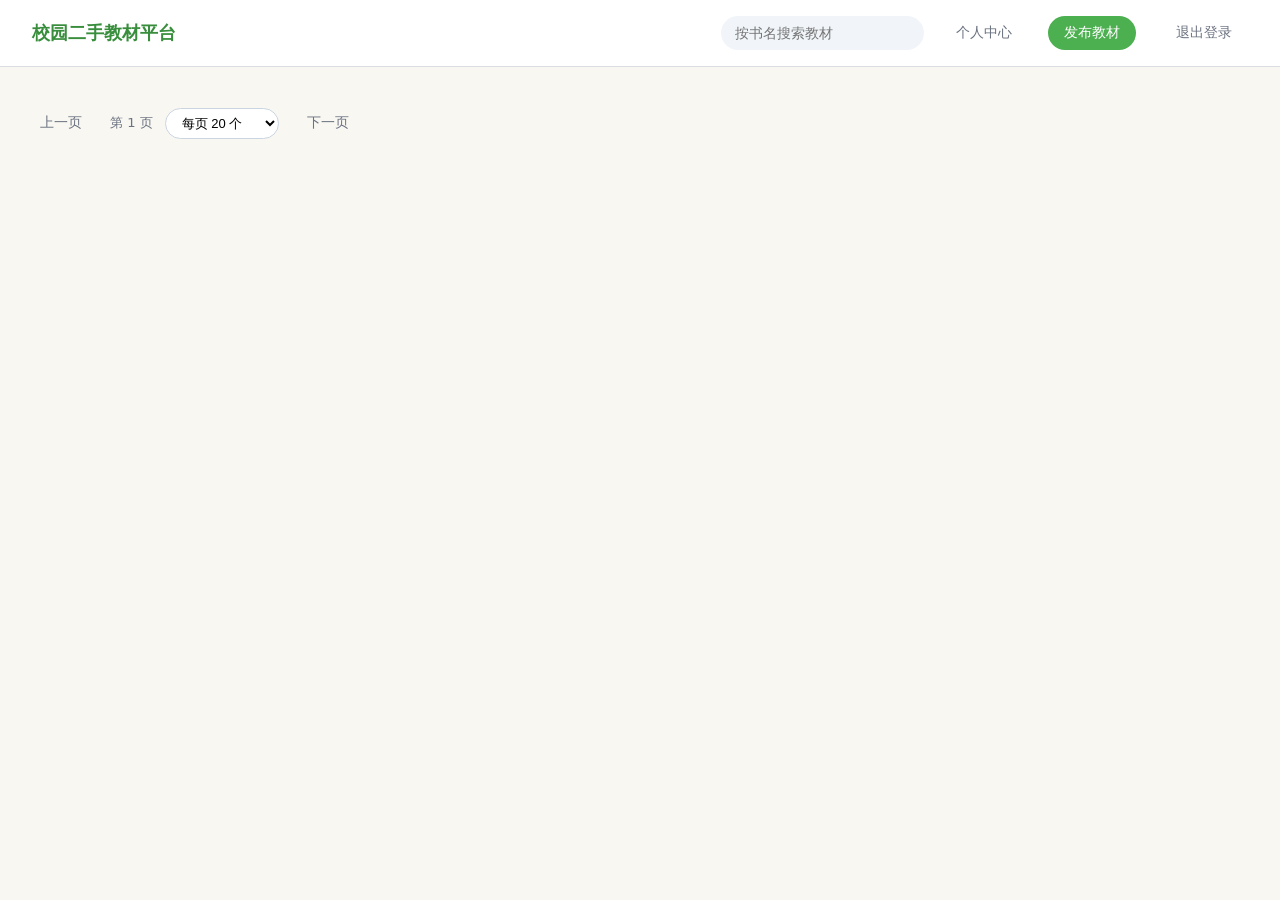
<file: web/index.html>
<!doctype html>
<html lang="zh-CN">
<head>
  <meta charset="UTF-8">
  <title>教材列表 - 校园二手教材平台</title>
  <meta name="viewport" content="width=device-width,initial-scale=1">
  <link rel="stylesheet" href="assets/styles.css">
</head>
<body>
<div class="app-shell">
  <header class="app-header">
    <div class="app-logo">校园二手教材平台</div>
    <div class="app-header-right">
      <div class="search-box">
        <input id="searchInput" placeholder="按书名搜索教材">
      </div>
      <button class="btn btn-ghost" style="margin-right:4px;" onclick="location.href='profile.html'">个人中心</button>
      <button class="btn btn-primary" style="margin-right:8px;" onclick="location.href='publish.html'">发布教材</button>
      <button class="btn btn-ghost" onclick="location.href='login.html'">退出登录</button>
    </div>
  </header>
  <main class="app-main home-main">
    <section id="homeAnnouncementSection" class="home-announcement-section" aria-label="平台公告" style="display:none;">
      <div class="home-announcement-head">
        <div class="home-announcement-head-left">
          <span class="home-announcement-icon" aria-hidden="true">📢</span>
          <h2 class="home-announcement-title">平台公告</h2>
        </div>
        <button type="button" id="homeAnnouncementToggle" class="btn btn-ghost home-announcement-toggle"
          style="display:none;" aria-expanded="false" aria-controls="homeAnnouncementList">
          展开全部
        </button>
      </div>
      <div id="homeAnnouncementList" class="home-announcement-list"></div>
    </section>
    <div class="card-grid" id="bookGrid"></div>
    <div id="pager" class="pager-bar">
      <button class="btn btn-ghost" id="btnPrev">上一页</button>
      <span id="pagerInfo" style="font-size:13px;color:#6b7280;">第 1 页</span>
      <select id="pageSizeSelect" style="padding:6px 12px;border-radius:999px;border:1px solid #cbd5e1;background:#ffffff;font-size:13px;">
        <option value="20">每页 20 个</option>
        <option value="50">每页 50 个</option>
        <option value="100">每页 100 个</option>
      </select>
      <button class="btn btn-ghost" id="btnNext">下一页</button>
    </div>
  </main>
</div>
<script src="assets/app.js?v=4"></script>
</body>
</html>
</file>
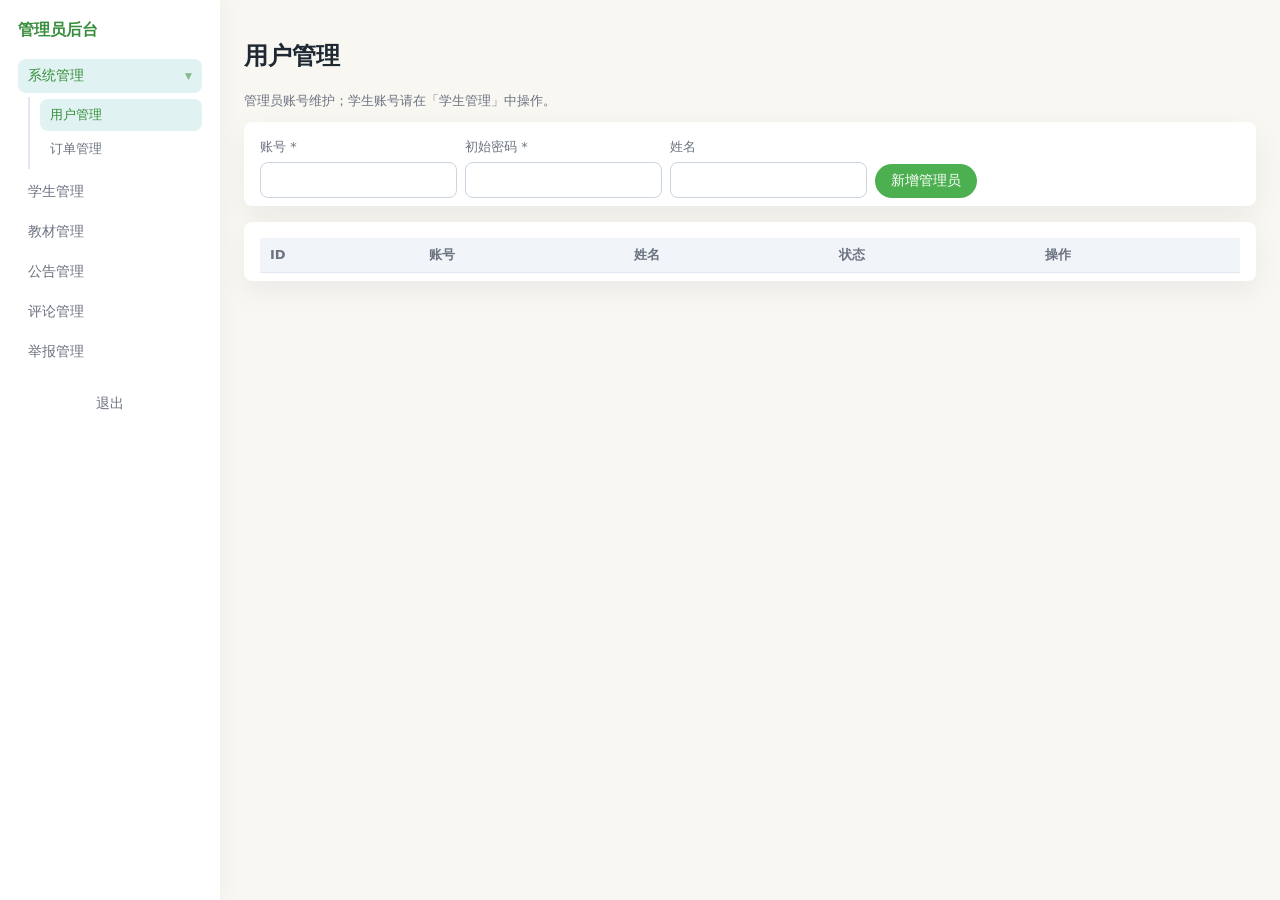
<file: web/admin.html>
<!doctype html>
<html lang="zh-CN">
<head>
  <meta charset="UTF-8">
  <title>管理员后台 - 校园二手教材平台</title>
  <meta name="viewport" content="width=device-width,initial-scale=1">
  <link rel="stylesheet" href="assets/styles.css">
</head>
<body>
<div class="admin-layout">
  <aside class="admin-sidebar">
    <div class="admin-sidebar-title">管理员后台</div>
    <nav class="admin-nav">
      <div class="admin-nav-expandable open" id="adminNavSystemWrap">
        <button type="button" class="admin-nav-toggle" id="btnSystemManageToggle" aria-expanded="true" aria-controls="adminNavSystemChildren" onclick="toggleAdminSystemNav(event)">
          <span>系统管理</span>
          <span class="admin-nav-chevron" aria-hidden="true">▼</span>
        </button>
        <div class="admin-nav-children" id="adminNavSystemChildren" role="group" aria-label="系统管理子菜单">
          <button type="button" id="tabSystemUsers" class="active" onclick="switchAdminTab('system-users')">用户管理</button>
          <button type="button" id="tabSystemOrders" onclick="switchAdminTab('system-orders')">订单管理</button>
        </div>
      </div>
      <button id="tabStudents" onclick="switchAdminTab('students')">学生管理</button>
      <button id="tabBooks" onclick="switchAdminTab('books')">教材管理</button>
      <button id="tabAnnouncements" onclick="switchAdminTab('announcements')">公告管理</button>
      <button id="tabComments" onclick="switchAdminTab('comments')">评论管理</button>
      <button id="tabReports" onclick="switchAdminTab('reports')">举报管理</button>
    </nav>
    <button class="btn btn-ghost" onclick="location.href='login.html'">退出</button>
  </aside>
  <main class="admin-content">
    <section id="panelUsers">
      <h2>用户管理</h2>
      <p style="font-size:13px;color:#6b7280;margin:0 0 12px;">管理员账号维护；学生账号请在「学生管理」中操作。</p>
      <div class="table-wrapper" style="margin-bottom:16px;">
        <form id="adminCreateUserForm">
          <div style="display:flex;flex-wrap:wrap;gap:8px;align-items:flex-end;">
            <div class="form-field" style="min-width:140px;margin-bottom:0;">
              <label for="newUsername">账号 *</label>
              <input id="newUsername" name="username" required>
            </div>
            <div class="form-field" style="min-width:140px;margin-bottom:0;">
              <label for="newPassword">初始密码 *</label>
              <input id="newPassword" name="password" required>
            </div>
            <div class="form-field" style="min-width:140px;margin-bottom:0;">
              <label for="newRealName">姓名</label>
              <input id="newRealName" name="realName">
            </div>
            <button type="submit" class="btn btn-primary">新增管理员</button>
            <span id="adminCreateUserMsg" style="font-size:12px;color:#6b7280;margin-left:8px;"></span>
          </div>
        </form>
      </div>
      <div class="table-wrapper">
        <table>
          <thead>
          <tr>
            <th>ID</th>
            <th>账号</th>
            <th>姓名</th>
            <th>状态</th>
            <th>操作</th>
          </tr>
          </thead>
          <tbody id="adminUserTbody">
          </tbody>
        </table>
      </div>
    </section>
    <section id="panelSystemOrders" style="display:none;">
      <h2>订单管理</h2>
      <p style="font-size:13px;color:#6b7280;margin:0 0 12px;">出售类订单列表（演示环境：状态为已付款模拟）。</p>
      <div class="table-wrapper">
        <table>
          <thead>
          <tr>
            <th>订单ID</th>
            <th>教材</th>
            <th>金额</th>
            <th>卖家</th>
            <th>买家</th>
            <th>状态</th>
            <th>下单时间</th>
          </tr>
          </thead>
          <tbody id="adminOrderTbody">
          </tbody>
        </table>
      </div>
    </section>
    <section id="panelStudents" style="display:none;">
      <h2>学生管理</h2>
      <div class="table-wrapper" style="margin-bottom:16px;">
        <form id="adminCreateStudentForm">
          <div style="display:flex;flex-wrap:wrap;gap:8px;align-items:flex-end;">
            <div class="form-field" style="min-width:140px;margin-bottom:0;">
              <label for="stuUsername">账号 *</label>
              <input id="stuUsername" name="username" required>
            </div>
            <div class="form-field" style="min-width:140px;margin-bottom:0;">
              <label for="stuPassword">初始密码 *</label>
              <input id="stuPassword" name="password" required>
            </div>
            <div class="form-field" style="min-width:120px;margin-bottom:0;">
              <label for="stuRealName">姓名</label>
              <input id="stuRealName" name="realName">
            </div>
            <div class="form-field" style="min-width:120px;margin-bottom:0;">
              <label for="stuPhone">手机</label>
              <input id="stuPhone" name="phone">
            </div>
            <div class="form-field" style="min-width:120px;margin-bottom:0;">
              <label for="stuCollege">学院</label>
              <input id="stuCollege" name="college">
            </div>
            <div class="form-field" style="min-width:120px;margin-bottom:0;">
              <label for="stuMajor">专业</label>
              <input id="stuMajor" name="major">
            </div>
            <div class="form-field" style="min-width:100px;margin-bottom:0;">
              <label for="stuClassName">班级</label>
              <input id="stuClassName" name="className">
            </div>
            <button type="submit" class="btn btn-primary">新增学生</button>
            <span id="adminCreateStudentMsg" style="font-size:12px;color:#6b7280;margin-left:8px;"></span>
          </div>
        </form>
      </div>
      <div class="table-wrapper">
        <table>
          <thead>
          <tr>
            <th>ID</th>
            <th>账号</th>
            <th>姓名</th>
            <th>手机</th>
            <th>学院</th>
            <th>专业</th>
            <th>班级</th>
            <th>状态</th>
            <th>操作</th>
          </tr>
          </thead>
          <tbody id="adminStudentTbody">
          </tbody>
        </table>
      </div>
    </section>
    <section id="panelBooks" style="display:none;">
      <h2>教材管理</h2>
      <div class="table-wrapper">
        <table>
          <thead>
          <tr>
            <th>ID</th>
            <th>书名</th>
            <th>流转类型</th>
            <th>价格</th>
            <th>状态</th>
            <th>操作</th>
          </tr>
          </thead>
          <tbody id="adminBookTbody">
          </tbody>
        </table>
      </div>
    </section>
    <section id="panelAnnouncements" style="display:none;">
      <h2>公告管理</h2>
      <p style="font-size:13px;color:#6b7280;margin:0 0 12px;">启用状态的公告将按排序数字从小到大展示在首页；数字相同则新发布的靠后。</p>
      <div class="table-wrapper" style="margin-bottom:16px;">
        <form id="adminAnnouncementForm">
          <input type="hidden" id="adminAnnouncementId" name="id" value="">
          <div style="display:flex;flex-direction:column;gap:10px;max-width:640px;">
            <div class="form-field" style="margin-bottom:0;">
              <label for="annTitle">标题 *</label>
              <input id="annTitle" name="title" required maxlength="200">
            </div>
            <div class="form-field" style="margin-bottom:0;">
              <label for="annContent">正文</label>
              <textarea id="annContent" name="content" rows="4" style="width:100%;min-height:88px;padding:8px 10px;border-radius:8px;border:1px solid #cbd5e1;font-family:inherit;font-size:14px;"></textarea>
            </div>
            <div style="display:flex;flex-wrap:wrap;gap:16px;align-items:center;">
              <label style="display:flex;align-items:center;gap:8px;font-size:14px;cursor:pointer;">
                <input type="checkbox" id="annEnabled" name="enabled" checked>
                在首页展示
              </label>
              <div class="form-field" style="margin-bottom:0;min-width:120px;">
                <label for="annSort">排序（越小越靠前）</label>
                <input id="annSort" name="sortOrder" type="number" value="0" style="width:100%;">
              </div>
            </div>
            <div style="display:flex;flex-wrap:wrap;gap:8px;align-items:center;">
              <button type="submit" class="btn btn-primary" id="adminAnnouncementSubmit">发布公告</button>
              <button type="button" class="btn btn-ghost" id="adminAnnouncementReset">清空</button>
              <span id="adminAnnouncementMsg" style="font-size:12px;color:#6b7280;"></span>
            </div>
          </div>
        </form>
      </div>
      <div class="table-wrapper">
        <table>
          <thead>
          <tr>
            <th>ID</th>
            <th>标题</th>
            <th>排序</th>
            <th>展示</th>
            <th>更新时间</th>
            <th>操作</th>
          </tr>
          </thead>
          <tbody id="adminAnnouncementTbody">
          </tbody>
        </table>
      </div>
    </section>
    <section id="panelComments" style="display:none;">
      <h2>评论管理</h2>
      <p style="font-size:13px;color:#6b7280;margin:0 0 12px;">可隐藏不当评论或删除；隐藏后前台不再展示。</p>
      <div class="table-wrapper">
        <table>
          <thead>
          <tr>
            <th>ID</th>
            <th>教材</th>
            <th>用户</th>
            <th>层级</th>
            <th>内容摘要</th>
            <th>状态</th>
            <th>时间</th>
            <th>操作</th>
          </tr>
          </thead>
          <tbody id="adminCommentTbody">
          </tbody>
        </table>
      </div>
    </section>
    <section id="panelReports" style="display:none;">
      <h2>举报管理</h2>
      <p style="font-size:13px;color:#6b7280;margin:0 0 12px;">处理举报时可填写备注；驳回表示经核实不成立。</p>
      <div class="table-wrapper">
        <table>
          <thead>
          <tr>
            <th>ID</th>
            <th>教材</th>
            <th>举报人</th>
            <th>类型</th>
            <th>说明</th>
            <th>状态</th>
            <th>备注</th>
            <th>时间</th>
            <th>操作</th>
          </tr>
          </thead>
          <tbody id="adminReportTbody">
          </tbody>
        </table>
      </div>
    </section>
  </main>
</div>
<script src="assets/app.js"></script>
</body>
</html>
</file>
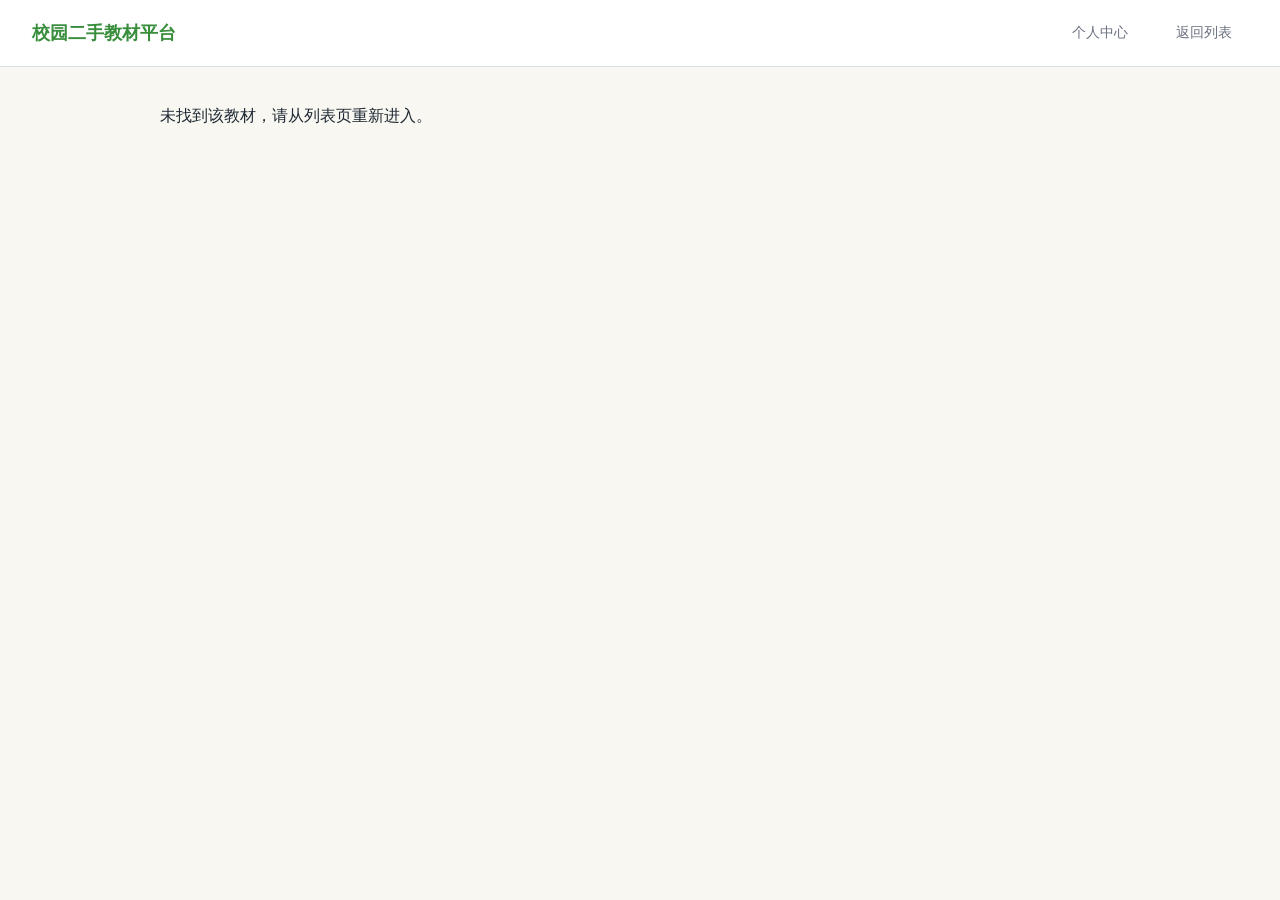
<file: web/detail.html>
<!doctype html>
<html lang="zh-CN">
<head>
  <meta charset="UTF-8">
  <title>教材详情 - 校园二手教材平台</title>
  <meta name="viewport" content="width=device-width,initial-scale=1">
  <link rel="stylesheet" href="assets/styles.css">
</head>
<body>
<div class="app-shell">
  <header class="app-header">
    <div class="app-logo" onclick="location.href='index.html'" style="cursor:pointer;">校园二手教材平台</div>
    <div class="app-header-right">
      <button class="btn btn-ghost" onclick="location.href='profile.html'">个人中心</button>
      <button class="btn btn-ghost" onclick="location.href='index.html'">返回列表</button>
    </div>
  </header>
  <main class="app-main">
    <div class="detail-layout" id="detailRoot">
      <div class="detail-left">
        <img id="detailCover" class="detail-cover" src="https://via.placeholder.com/360x220?text=Loading..." alt="封面">
      </div>
      <div class="detail-right">
        <h1 id="detailTitle" class="detail-title">加载中...</h1>
        <div id="detailMeta" class="detail-meta"></div>
        <div id="detailPrice" class="detail-price"></div>
        <div id="detailExtra" class="detail-extra"></div>
        <div id="detailContact" class="detail-extra"></div>
        <div id="buySaleWrap" style="display:none;margin-bottom:12px;">
          <div class="detail-desc-title" style="margin-bottom:8px;">交易</div>
          <button type="button" id="btnBuySale" class="btn btn-primary">立即购买</button>
          <p id="buySaleOwnerNote" class="detail-hint" style="display:none;"></p>
          <p id="buySaleHint" class="detail-hint"></p>
        </div>
        <div style="margin-bottom:12px;display:flex;gap:8px;flex-wrap:wrap;">
          <button id="btnEdit" class="btn btn-primary" style="display:none;">编辑信息</button>
          <button id="btnMarkSold" class="btn btn-ghost" style="display:none;">标记为已售出</button>
          <button id="btnMarkBorrowed" class="btn btn-ghost" style="display:none;">标记为已出借</button>
          <button id="btnMarkOff" class="btn btn-ghost" style="display:none;">下架（不再展示）</button>
          <button id="btnDelete" class="btn btn-danger" style="display:none;">彻底删除</button>
        </div>
        <div class="detail-desc-block">
          <div class="detail-desc-title">教材说明</div>
          <p id="detailDesc" class="detail-desc"></p>
        </div>
        <div id="editPanel" class="detail-desc-block" style="display:none;margin-top:14px;">
          <div class="detail-desc-title">编辑教材信息</div>
          <form id="editBookForm">
            <div class="form-field">
              <label for="editTitle">书名</label>
              <input id="editTitle" name="title" required>
            </div>
            <div class="form-field">
              <label for="editAuthor">作者</label>
              <input id="editAuthor" name="author">
            </div>
            <div class="form-field">
              <label for="editPublisher">出版社</label>
              <input id="editPublisher" name="publisher">
            </div>
            <div class="form-field">
              <label for="editPublishYear">出版年份/版次</label>
              <input id="editPublishYear" name="publishYear">
            </div>
            <div class="form-field">
              <label for="editCourseName">适用课程</label>
              <input id="editCourseName" name="courseName">
            </div>
            <div class="form-field">
              <label for="editConditionLevel">新旧程度</label>
              <input id="editConditionLevel" name="conditionLevel">
            </div>
            <div class="form-field">
              <label for="editTransferType">流转类型</label>
              <select id="editTransferType" name="transferType">
                <option value="SALE">出售</option>
                <option value="FREE">免费赠送</option>
                <option value="BORROW">只借不卖</option>
              </select>
            </div>
            <div class="form-field">
              <label for="editPrice">价格（元，仅出售时填写）</label>
              <input id="editPrice" name="price" type="number" step="0.01" min="0">
            </div>
            <div class="form-field">
              <label for="editCoverFile">上传封面（可选）</label>
              <input id="editCoverFile" name="coverFile" type="file" accept="image/*">
            </div>
            <div class="form-field">
              <label for="editDescription">描述说明</label>
              <textarea id="editDescription" name="description" rows="3" style="width:100%;padding:9px 10px;border-radius:8px;border:1px solid #cbd5e1;"></textarea>
            </div>
            <button type="submit" class="btn btn-primary">保存修改</button>
            <span id="editBookMsg" class="profile-msg"></span>
          </form>
        </div>
      </div>
    </div>
    <section id="detailBottomSection" class="detail-bottom-wrap" style="display:none;">
      <div class="detail-bottom-card">
        <div class="detail-desc-title">评论</div>
        <p id="commentLoginHint" class="detail-hint" style="margin-top:0;"></p>
        <div id="commentList" class="comment-list"></div>
        <div id="commentComposer" class="comment-composer">
          <p id="commentReplyHint" class="comment-reply-hint" style="display:none;"></p>
          <textarea id="commentInput" class="comment-input" rows="3" maxlength="2000" placeholder="文明发言，友好交流…"></textarea>
          <div class="comment-composer-actions">
            <button type="button" id="commentCancelReply" class="btn btn-ghost" style="display:none;padding:6px 12px;font-size:13px;">取消回复</button>
            <button type="button" id="commentSubmit" class="btn btn-primary" style="padding:6px 14px;font-size:13px;">发表评论</button>
            <span id="commentMsg" class="profile-msg"></span>
          </div>
        </div>
      </div>
      <div class="detail-bottom-card">
        <div class="detail-desc-title">举报</div>
        <p class="detail-hint" style="margin-top:0;">如发现虚假信息、垃圾广告或不当内容，可提交举报，管理员将处理。</p>
        <p id="reportLoginHint" class="detail-hint"></p>
        <div id="reportFormWrap" class="report-form">
          <div class="form-field" style="margin-bottom:10px;">
            <label for="reportReason">举报类型</label>
            <select id="reportReason" style="width:100%;max-width:320px;padding:8px 10px;border-radius:8px;border:1px solid #cbd5e1;">
              <option value="FAKE_INFO">虚假信息</option>
              <option value="SPAM">垃圾或广告</option>
              <option value="INAPPROPRIATE">不当内容</option>
              <option value="OTHER">其他</option>
            </select>
          </div>
          <div class="form-field" style="margin-bottom:10px;">
            <label for="reportDetail">补充说明（选填）</label>
            <textarea id="reportDetail" rows="2" maxlength="1000" style="width:100%;padding:9px 10px;border-radius:8px;border:1px solid #cbd5e1;" placeholder="可简要说明情况"></textarea>
          </div>
          <button type="button" id="reportSubmit" class="btn btn-ghost" style="border-color:#fca5a5;color:#b91c1c;">提交举报</button>
          <span id="reportMsg" class="profile-msg"></span>
        </div>
      </div>
    </section>
  </main>
</div>
<script src="assets/app.js?v=5"></script>
</body>
</html>
</file>
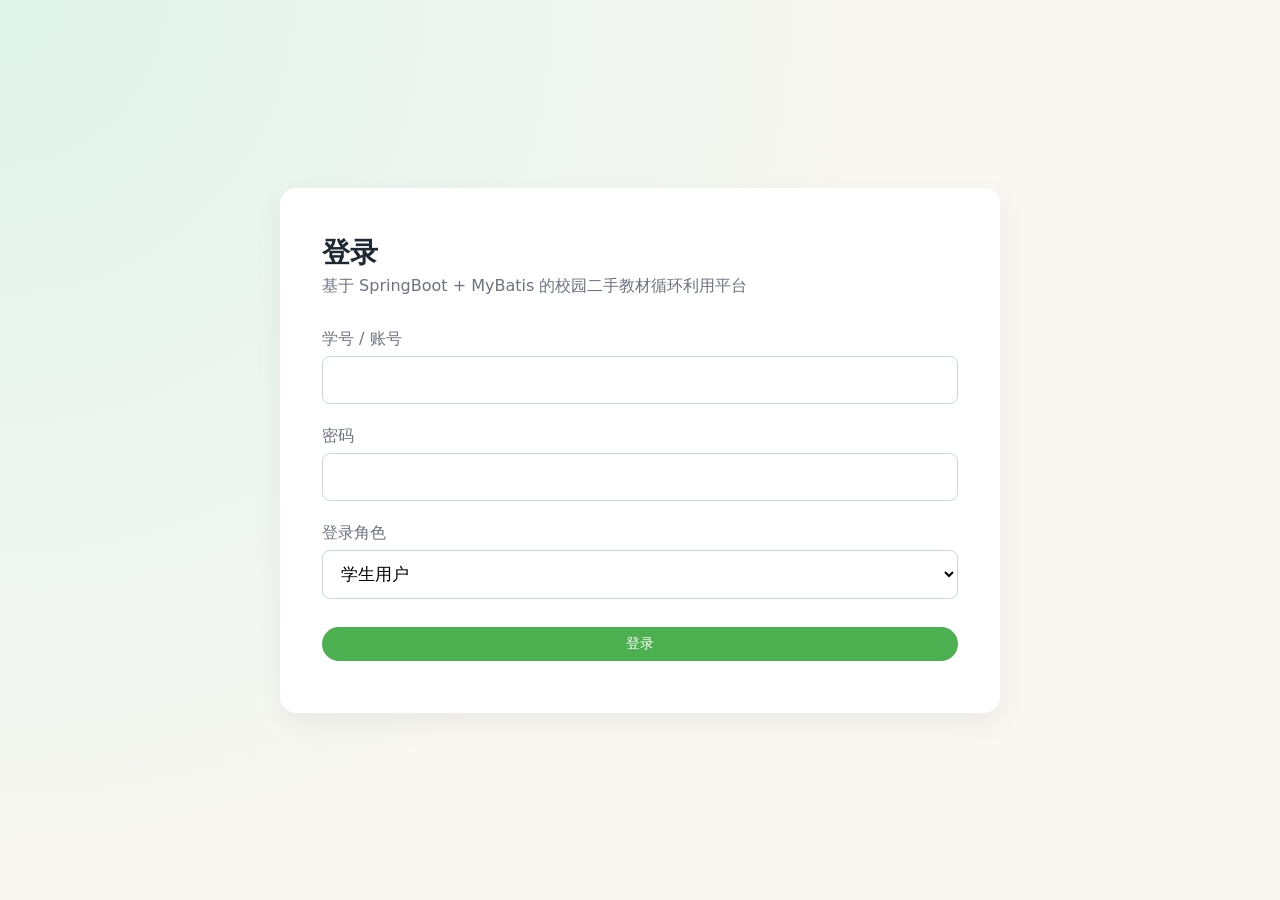
<file: web/login.html>
<!doctype html>
<html lang="zh-CN">
<head>
  <meta charset="UTF-8">
  <title>登录 - 校园二手教材平台</title>
  <meta name="viewport" content="width=device-width,initial-scale=1">
  <link rel="stylesheet" href="assets/styles.css">
</head>
<body>
<div class="auth-container">
  <div class="auth-card auth-card-login">
    <div class="auth-title">登录</div>
    <div class="auth-subtitle">基于 SpringBoot + MyBatis 的校园二手教材循环利用平台</div>

    <form id="loginForm">
      <div class="form-field">
        <label for="username">学号 / 账号</label>
        <input id="username" name="username" autocomplete="username">
      </div>
      <div class="form-field">
        <label for="password">密码</label>
        <input id="password" name="password" type="password" autocomplete="current-password">
      </div>
      <div class="form-field">
        <label for="role">登录角色</label>
        <select id="role" name="role">
          <option value="student">学生用户</option>
          <option value="admin">管理员</option>
        </select>
      </div>

      <button type="submit" class="btn btn-primary" style="width:100%;margin-top:6px;">登录</button>
      <div class="form-footer">
        <span id="loginMessage"></span>
      </div>
    </form>
  </div>
</div>
<script src="assets/app.js"></script>
</body>
</html>
</file>
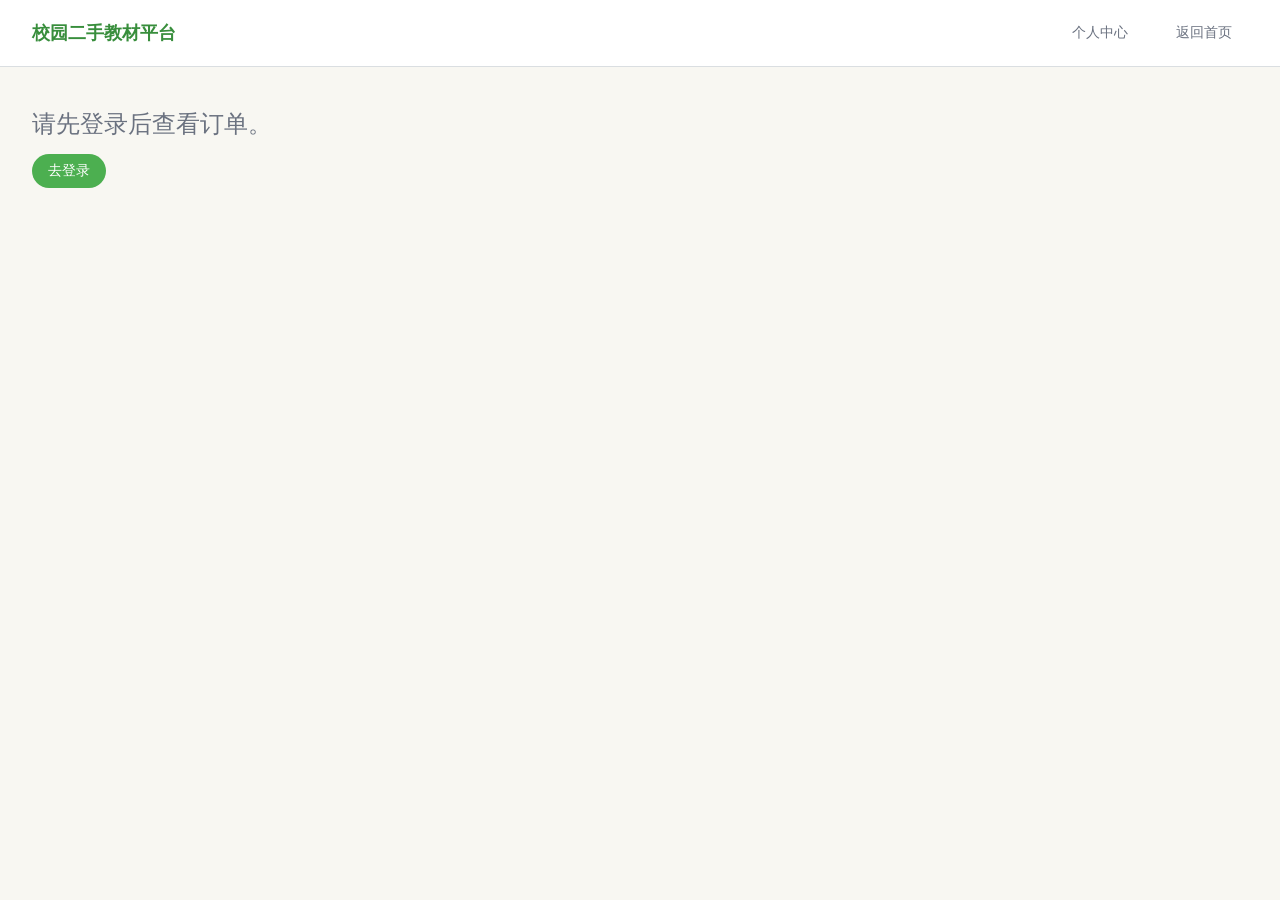
<file: web/order.html>
<!doctype html>
<html lang="zh-CN">
<head>
  <meta charset="UTF-8">
  <title>订单详情 - 校园二手教材平台</title>
  <meta name="viewport" content="width=device-width,initial-scale=1">
  <link rel="stylesheet" href="assets/styles.css">
</head>
<body>
<div class="app-shell">
  <header class="app-header">
    <div class="app-logo" onclick="location.href='index.html'" style="cursor:pointer;">校园二手教材平台</div>
    <div class="app-header-right">
      <button class="btn btn-ghost" onclick="location.href='profile.html'">个人中心</button>
      <button class="btn btn-ghost" onclick="location.href='index.html'">返回首页</button>
    </div>
  </header>
  <main class="app-main order-main-scale">
    <div class="order-page" id="orderRoot">
      <p class="detail-hint">加载中…</p>
    </div>
  </main>
</div>
<script src="assets/app.js"></script>
</body>
</html>
</file>
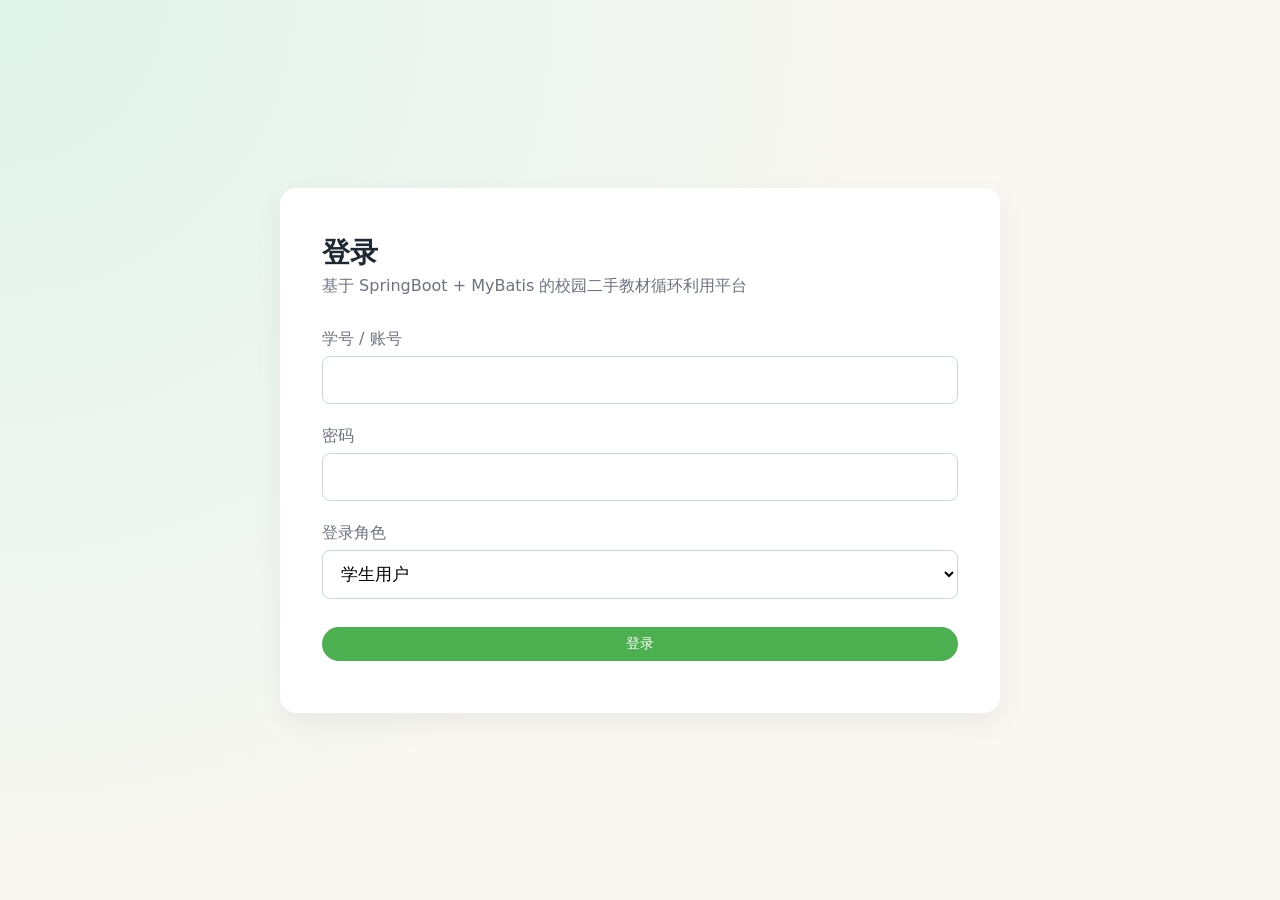
<file: web/profile.html>
<!doctype html>
<html lang="zh-CN">
<head>
  <meta charset="UTF-8">
  <title>个人中心 - 校园二手教材平台</title>
  <meta name="viewport" content="width=device-width,initial-scale=1">
  <link rel="stylesheet" href="assets/styles.css">
</head>
<body>
<div class="app-shell">
  <header class="app-header">
    <div class="app-logo" onclick="location.href='index.html'" style="cursor:pointer;">校园二手教材平台</div>
    <div class="app-header-right">
      <button class="btn btn-ghost" style="margin-right:4px;" onclick="location.href='index.html'">返回首页</button>
      <button class="btn btn-ghost" onclick="location.href='login.html'">退出登录</button>
    </div>
  </header>
  <main class="app-main">
    <div class="profile-layout">
      <section class="profile-card">
        <h2 class="profile-title">基本信息</h2>
        <p class="profile-line"><span>账号：</span><span id="profileUsername"></span></p>
        <p class="profile-line"><span>姓名：</span><span id="profileRealName"></span></p>
        <p class="profile-line"><span>角色：</span><span id="profileRole"></span></p>
      </section>

      <section class="profile-card">
        <h2 class="profile-title">修改姓名</h2>
        <form id="profileNameForm">
          <div class="form-field">
            <label for="profileRealNameInput">新姓名</label>
            <input id="profileRealNameInput" name="realName" required>
          </div>
          <button type="submit" class="btn btn-primary">保存姓名</button>
          <span id="profileNameMsg" class="profile-msg"></span>
        </form>
      </section>

      <section class="profile-card">
        <h2 class="profile-title">修改密码</h2>
        <form id="profilePwdForm">
          <div class="form-field">
            <label for="oldPassword">原密码</label>
            <input id="oldPassword" name="oldPassword" type="password" required>
          </div>
          <div class="form-field">
            <label for="newPassword">新密码</label>
            <input id="newPassword" name="newPassword" type="password" required>
          </div>
          <div class="form-field">
            <label for="newPassword2">确认新密码</label>
            <input id="newPassword2" name="newPassword2" type="password" required>
          </div>
          <button type="submit" class="btn btn-primary">修改密码</button>
          <span id="profilePwdMsg" class="profile-msg"></span>
        </form>
      </section>

      <section class="profile-card" style="grid-column:1 / -1;">
        <h2 class="profile-title">我的订单（出售类）</h2>
        <p class="profile-line" style="color:#6b7280;font-size:13px;margin-top:-6px;">仅「出售」教材会生成订单；免费赠送与借阅不走订单流程。</p>
        <div id="myOrdersEmpty" class="detail-hint" style="display:none;">暂无购买订单。</div>
        <div class="order-list" id="myOrderList"></div>
      </section>

      <section class="profile-card" style="grid-column:1 / -1;">
        <h2 class="profile-title">我发布的教材</h2>
        <div class="card-grid" id="myBookGrid"></div>
      </section>
    </div>
  </main>
</div>
<script src="assets/app.js"></script>
</body>
</html>
</file>
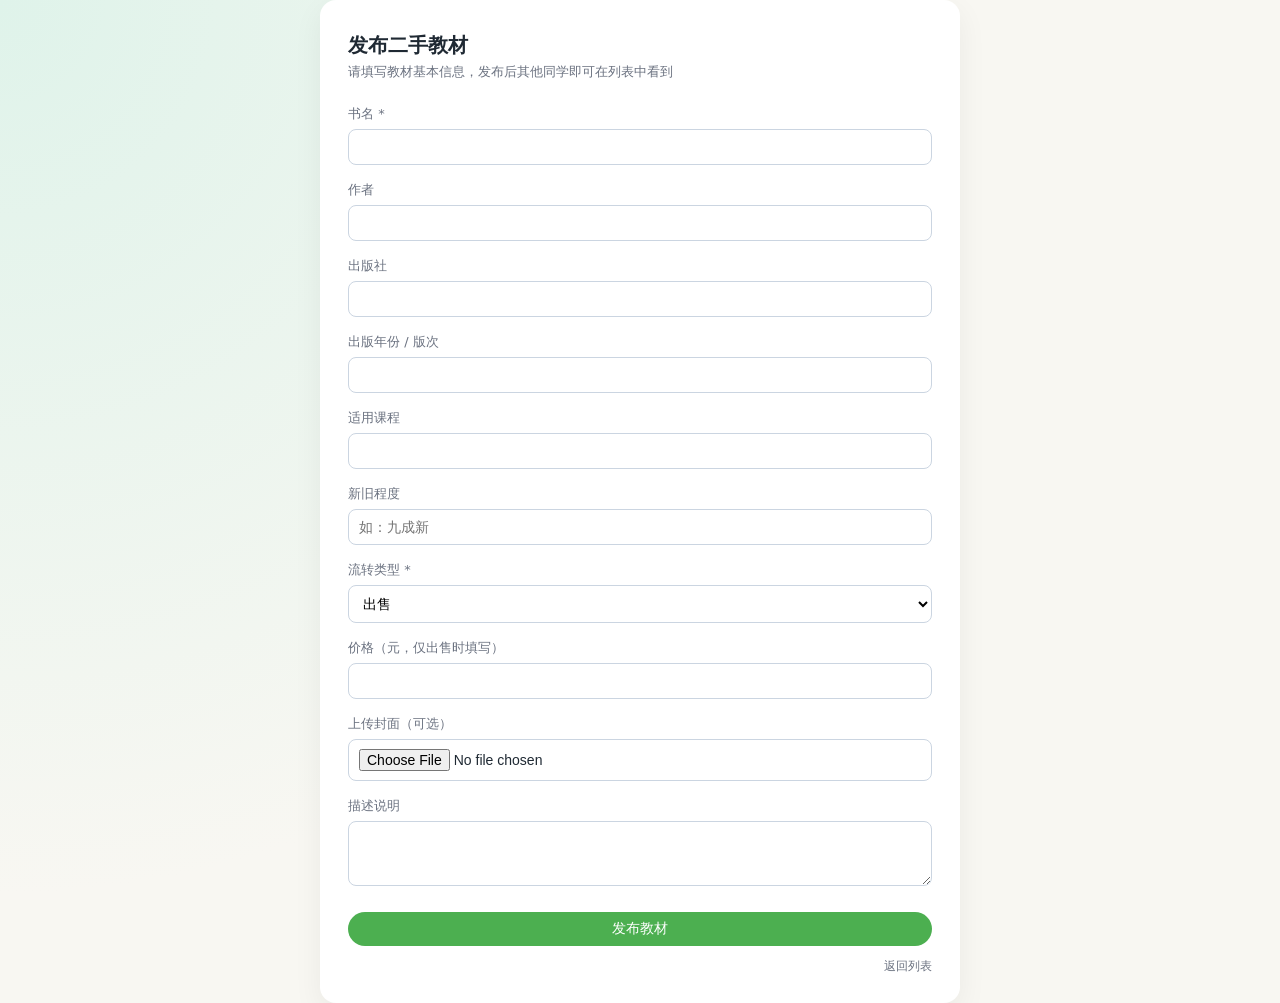
<file: web/publish.html>
<!doctype html>
<html lang="zh-CN">
<head>
  <meta charset="UTF-8">
  <title>发布教材 - 校园二手教材平台</title>
  <meta name="viewport" content="width=device-width,initial-scale=1">
  <link rel="stylesheet" href="assets/styles.css">
</head>
<body>
<div class="auth-container">
  <div class="auth-card auth-card-wide">
    <div class="auth-title">发布二手教材</div>
    <div class="auth-subtitle">请填写教材基本信息，发布后其他同学即可在列表中看到</div>

    <form id="publishForm">
      <div class="form-field">
        <label for="title">书名 *</label>
        <input id="title" name="title" required>
      </div>
      <div class="form-field">
        <label for="author">作者</label>
        <input id="author" name="author">
      </div>
      <div class="form-field">
        <label for="publisher">出版社</label>
        <input id="publisher" name="publisher">
      </div>
      <div class="form-field">
        <label for="publishYear">出版年份 / 版次</label>
        <input id="publishYear" name="publishYear">
      </div>
      <div class="form-field">
        <label for="courseName">适用课程</label>
        <input id="courseName" name="courseName">
      </div>
      <div class="form-field">
        <label for="conditionLevel">新旧程度</label>
        <input id="conditionLevel" name="conditionLevel" placeholder="如：九成新">
      </div>
      <div class="form-field">
        <label for="transferType">流转类型 *</label>
        <select id="transferType" name="transferType" required>
          <option value="SALE">出售</option>
          <option value="FREE">免费赠送</option>
          <option value="BORROW">只借不卖</option>
        </select>
      </div>
      <div class="form-field">
        <label for="price">价格（元，仅出售时填写）</label>
        <input id="price" name="price" type="number" step="0.01" min="0">
      </div>
      <div class="form-field">
        <label for="coverFile">上传封面（可选）</label>
        <input id="coverFile" name="coverFile" type="file" accept="image/*">
      </div>
      <div class="form-field">
        <label for="description">描述说明</label>
        <textarea id="description" name="description" rows="3" style="width:100%;padding:9px 10px;border-radius:8px;border:1px solid #cbd5e1;"></textarea>
      </div>

      <button type="submit" class="btn btn-primary" style="width:100%;margin-top:6px;">发布教材</button>
      <div class="form-footer">
        <span id="publishMessage"></span>
        <a href="index.html">返回列表</a>
      </div>
    </form>
  </div>
</div>
<script src="assets/app.js"></script>
</body>
</html>
</file>
<file: web/assets/styles.css>
:root {
  --color-bg: #f8f7f2;
  --color-surface: #ffffff;
  --color-primary: #4CAF50;
  --color-primary-dark: #388E3C;
  --color-accent: #4f8f77;
  --color-text-main: #1f2933;
  --color-text-muted: #6b7280;
  --radius-md: 8px;
  --shadow-soft: 0 10px 30px rgba(15, 23, 42, 0.06);
}

*,
*::before,
*::after {
  box-sizing: border-box;
}

html, body {
  margin: 0;
  padding: 0;
  font-family: system-ui, -apple-system, BlinkMacSystemFont, "Segoe UI", sans-serif;
  background: var(--color-bg);
  color: var(--color-text-main);
}

a {
  color: inherit;
  text-decoration: none;
}

button {
  font-family: inherit;
}

.app-shell {
  min-height: 100vh;
  display: flex;
  flex-direction: column;
}

.app-header {
  display: flex;
  align-items: center;
  justify-content: space-between;
  padding: 16px 32px;
  background: var(--color-surface);
  box-shadow: 0 1px 0 rgba(148, 163, 184, 0.3);
}

.app-logo {
  font-size: 18px;
  font-weight: 700;
  color: var(--color-primary-dark);
}

.app-header-right {
  display: flex;
  align-items: center;
  gap: 16px;
  color: var(--color-text-muted);
  font-size: 14px;
}

.search-box {
  display: flex;
  align-items: center;
  gap: 8px;
  padding: 8px 12px;
  border-radius: 999px;
  background: #f1f5f9;
}

.search-box input {
  border: none;
  outline: none;
  background: transparent;
  font-size: 14px;
}

.app-main {
  flex: 1;
  padding: 24px 32px;
}

.home-main {
  width: min(1440px, 100%);
  margin: 0 auto;
  padding-inline: 24px;
}

.home-announcement-section {
  margin-bottom: 24px;
  padding: 18px 20px;
  background: linear-gradient(135deg, #ecfdf5 0%, #f0fdf4 45%, #ffffff 100%);
  border: 1px solid #bbf7d0;
  border-radius: var(--radius-md);
  box-shadow: var(--shadow-soft);
}

.home-announcement-head {
  display: flex;
  align-items: center;
  justify-content: space-between;
  gap: 12px;
  margin-bottom: 12px;
  flex-wrap: wrap;
}

.home-announcement-head-left {
  display: flex;
  align-items: center;
  gap: 10px;
}

.home-announcement-toggle {
  flex-shrink: 0;
  font-size: 13px;
  padding: 6px 12px;
  border-radius: 999px;
}

.home-announcement-list.is-collapsed .home-announcement-item-extra {
  display: none;
}

.home-announcement-icon {
  font-size: 20px;
  line-height: 1;
}

.home-announcement-title {
  margin: 0;
  font-size: 16px;
  font-weight: 700;
  color: var(--color-primary-dark);
}

.home-announcement-list {
  display: flex;
  flex-direction: column;
  gap: 12px;
}

.home-announcement-item {
  padding: 12px 14px;
  background: var(--color-surface);
  border-radius: 8px;
  border: 1px solid #e5e7eb;
}

.home-announcement-item-title {
  margin: 0 0 6px;
  font-size: 14px;
  font-weight: 600;
  color: var(--color-text-main);
}

.home-announcement-item-body {
  margin: 0;
  font-size: 13px;
  line-height: 1.6;
  color: var(--color-text-muted);
  white-space: pre-wrap;
}

.card-grid {
  display: grid;
  grid-template-columns: repeat(auto-fill, minmax(220px, 1fr));
  gap: 20px;
}

.pager-bar {
  margin-top: 16px;
  display: flex;
  align-items: center;
  gap: 12px;
}

.book-card {
  background: var(--color-surface);
  border-radius: var(--radius-md);
  box-shadow: var(--shadow-soft);
  overflow: hidden;
  display: flex;
  flex-direction: column;
  cursor: pointer;
}

.book-cover {
  width: 100%;
  height: 160px;
  object-fit: cover;
  background: #e2e8f0;
}

.book-body {
  padding: 12px 14px 14px;
}

.book-title {
  font-size: 15px;
  font-weight: 600;
  margin-bottom: 4px;
}

.book-meta {
  font-size: 12px;
  color: var(--color-text-muted);
}

.book-price {
  margin-top: 6px;
  font-size: 14px;
  font-weight: 600;
  color: var(--color-primary-dark);
}

.btn {
  display: inline-flex;
  align-items: center;
  justify-content: center;
  padding: 8px 16px;
  border-radius: 999px;
  border: none;
  cursor: pointer;
  font-size: 14px;
  font-weight: 500;
  transition: background 0.15s ease, box-shadow 0.15s ease, transform 0.05s ease;
}

.btn-primary {
  background: var(--color-primary);
  color: #ffffff;
}

.btn-primary:hover {
  background: var(--color-primary-dark);
  box-shadow: 0 8px 20px rgba(56, 142, 60, 0.28);
}

.btn-ghost {
  background: transparent;
  color: var(--color-text-muted);
}

.btn-danger {
  background: #ef4444;
  color: #ffffff;
}

.btn-danger:hover {
  background: #b91c1c;
  box-shadow: 0 8px 20px rgba(185, 28, 28, 0.28);
}

.auth-container {
  min-height: 100vh;
  display: flex;
  align-items: center;
  justify-content: center;
  background: radial-gradient(circle at top left, #dff3ea 0, transparent 55%), var(--color-bg);
}

.auth-card {
  width: min(520px, 94vw);
  background: var(--color-surface);
  border-radius: 16px;
  box-shadow: var(--shadow-soft);
  padding: 32px 28px 28px;
}

.auth-card.auth-card-wide {
  width: min(640px, 94vw);
}

.auth-card.auth-card-login {
  width: min(720px, 94vw);
  padding: 46px 42px 40px;
}

.auth-card-login .auth-title {
  font-size: 28px;
}

.auth-card-login .auth-subtitle {
  font-size: 16px;
  margin-bottom: 32px;
}

.auth-card-login .form-field {
  margin-bottom: 22px;
}

.auth-card-login .form-field label {
  font-size: 16px;
}

.auth-card-login .form-field input,
.auth-card-login .form-field select {
  padding: 13px 14px;
  font-size: 17px;
}

.auth-title {
  font-size: 20px;
  font-weight: 700;
  margin-bottom: 4px;
}

.auth-subtitle {
  font-size: 13px;
  color: var(--color-text-muted);
  margin-bottom: 24px;
}

.form-field {
  margin-bottom: 16px;
}

.form-field label {
  display: block;
  font-size: 13px;
  margin-bottom: 6px;
  color: var(--color-text-muted);
}

.form-field input,
.form-field select {
  width: 100%;
  padding: 9px 10px;
  border-radius: 8px;
  border: 1px solid #cbd5e1;
  background: #ffffff;
  font-size: 14px;
}

.form-footer {
  display: flex;
  justify-content: space-between;
  align-items: center;
  margin-top: 12px;
  font-size: 12px;
  color: var(--color-text-muted);
}

.admin-layout {
  display: flex;
  min-height: 100vh;
}

.profile-layout {
  display: grid;
  grid-template-columns: repeat(auto-fit, minmax(260px, 1fr));
  gap: 20px;
}

.profile-card {
  background: var(--color-surface);
  border-radius: var(--radius-md);
  box-shadow: var(--shadow-soft);
  padding: 18px 18px 16px;
}

.profile-title {
  margin: 0 0 10px;
  font-size: 16px;
  font-weight: 600;
}

.profile-line {
  margin: 4px 0;
  font-size: 14px;
  color: var(--color-text-muted);
}

.profile-line span:first-child {
  display: inline-block;
  min-width: 52px;
}

.profile-msg {
  margin-left: 10px;
  font-size: 12px;
  color: var(--color-text-muted);
}

.detail-layout {
  display: grid;
  grid-template-columns: minmax(0, 1.1fr) minmax(0, 1.4fr);
  gap: 32px;
  max-width: 960px;
  margin: 0 auto;
  align-items: flex-start;
}

.detail-left {
  background: var(--color-surface);
  border-radius: var(--radius-md);
  box-shadow: var(--shadow-soft);
  padding: 18px;
}

.detail-cover {
  width: 100%;
  border-radius: 10px;
  object-fit: cover;
  background: #e2e8f0;
}

.detail-right {
  background: var(--color-surface);
  border-radius: var(--radius-md);
  box-shadow: var(--shadow-soft);
  padding: 20px 22px 18px;
}

.detail-title {
  margin: 0 0 8px;
  font-size: 20px;
  font-weight: 700;
}

.detail-meta {
  font-size: 13px;
  color: var(--color-text-muted);
  margin-bottom: 8px;
}

.detail-price {
  font-size: 18px;
  font-weight: 700;
  color: var(--color-primary-dark);
  margin-bottom: 8px;
}

.detail-extra {
  font-size: 13px;
  color: var(--color-text-muted);
  margin-bottom: 16px;
}

.detail-desc-block {
  border-top: 1px solid #e5e7eb;
  padding-top: 12px;
}

.detail-desc-title {
  font-size: 14px;
  font-weight: 600;
  margin-bottom: 6px;
}

.detail-desc {
  font-size: 13px;
  line-height: 1.6;
}

.detail-hint {
  font-size: 12px;
  color: var(--color-text-muted);
  margin: 8px 0 0;
  line-height: 1.5;
}

.detail-bottom-wrap {
  max-width: 960px;
  margin: 24px auto 40px;
  display: flex;
  flex-direction: column;
  gap: 16px;
}

.detail-bottom-card {
  background: var(--color-surface);
  border-radius: var(--radius-md);
  box-shadow: var(--shadow-soft);
  padding: 18px 20px;
  border-top: none;
}

.comment-list {
  margin: 10px 0 14px;
}

.comment-thread {
  border: 1px solid #e5e7eb;
  border-radius: var(--radius-md);
  padding: 12px 14px;
  margin-bottom: 10px;
  background: #fafafa;
}

.comment-thread-main {
  font-size: 14px;
  line-height: 1.55;
}

.comment-meta {
  font-size: 12px;
  color: var(--color-text-muted);
  margin-bottom: 6px;
  display: flex;
  flex-wrap: wrap;
  align-items: center;
  gap: 8px 12px;
}

.comment-body {
  white-space: pre-wrap;
  word-break: break-word;
}

.comment-replies {
  margin-top: 10px;
  padding-left: 12px;
  border-left: 3px solid #d1fae5;
}

.comment-reply-item {
  font-size: 13px;
  padding: 8px 0;
  border-top: 1px dashed #e5e7eb;
}

.comment-reply-item:first-child {
  border-top: none;
  padding-top: 0;
}

.comment-composer {
  border-top: 1px solid #e5e7eb;
  padding-top: 12px;
}

.comment-input {
  width: 100%;
  padding: 10px 12px;
  border-radius: var(--radius-md);
  border: 1px solid #cbd5e1;
  font-family: inherit;
  font-size: 14px;
  resize: vertical;
}

.comment-composer-actions {
  display: flex;
  flex-wrap: wrap;
  align-items: center;
  gap: 8px;
  margin-top: 8px;
}

.comment-reply-hint {
  font-size: 13px;
  color: var(--color-accent);
  margin: 0 0 8px;
}

.report-form {
  margin-top: 8px;
}

.order-page {
  max-width: 720px;
  margin: 0 auto;
}

.order-card {
  background: var(--color-surface);
  border-radius: var(--radius-md);
  box-shadow: var(--shadow-soft);
  padding: 22px 24px;
}

.order-head {
  display: flex;
  flex-wrap: wrap;
  align-items: center;
  gap: 10px 16px;
  margin-bottom: 16px;
  padding-bottom: 14px;
  border-bottom: 1px solid #e5e7eb;
}

.order-status-paid {
  display: inline-block;
  padding: 4px 12px;
  border-radius: 999px;
  background: #dcfce7;
  color: #166534;
  font-size: 13px;
  font-weight: 600;
}

.order-body {
  display: flex;
  gap: 18px;
  flex-wrap: wrap;
  align-items: flex-start;
}

.order-cover {
  width: 120px;
  height: 160px;
  object-fit: cover;
  border-radius: 8px;
  box-shadow: 0 4px 14px rgba(15, 23, 42, 0.08);
}

.order-info {
  flex: 1;
  min-width: 200px;
  font-size: 14px;
  line-height: 1.65;
}

.order-info dt {
  color: var(--color-text-muted);
  font-size: 12px;
  margin-top: 8px;
}

.order-info dd {
  margin: 2px 0 0;
}

.order-main-scale .order-page {
  max-width: 1440px;
}

.order-main-scale .order-card {
  padding: 44px 48px;
  border-radius: 16px;
}

.order-main-scale .order-head {
  gap: 20px 32px;
  margin-bottom: 32px;
  padding-bottom: 28px;
}

.order-main-scale .order-status-paid {
  padding: 8px 24px;
  font-size: 26px;
}

.order-main-scale .detail-hint {
  font-size: 24px;
  margin-top: 16px;
}

.order-main-scale .order-body {
  gap: 36px;
}

.order-main-scale .order-cover {
  width: 240px;
  height: 320px;
  border-radius: 16px;
}

.order-main-scale .order-info {
  min-width: 400px;
  font-size: 28px;
}

.order-main-scale .order-info dt {
  font-size: 24px;
  margin-top: 16px;
}

.order-main-scale .order-info dd {
  margin-top: 4px;
}

.order-list {
  display: flex;
  flex-direction: column;
  gap: 10px;
  margin-top: 12px;
}

.order-row {
  display: flex;
  gap: 14px;
  align-items: flex-start;
  padding: 12px 14px;
  background: #f8fafc;
  border-radius: var(--radius-md);
  border: 1px solid #e2e8f0;
  cursor: pointer;
  transition: box-shadow 0.15s;
}

.order-row:hover {
  box-shadow: 0 4px 12px rgba(15, 23, 42, 0.06);
}

.order-row-cover {
  width: 56px;
  height: 72px;
  object-fit: cover;
  border-radius: 6px;
}

.order-row-meta {
  flex: 1;
  min-width: 0;
}

.order-row-title {
  font-weight: 600;
  font-size: 14px;
  margin-bottom: 4px;
}

.order-row-sub {
  font-size: 12px;
  color: var(--color-text-muted);
}

.admin-sidebar {
  width: 220px;
  background: #ffffff;
  box-shadow: 4px 0 20px rgba(15, 23, 42, 0.04);
  padding: 20px 18px;
  display: flex;
  flex-direction: column;
  gap: 18px;
}

.admin-sidebar-title {
  font-size: 16px;
  font-weight: 700;
  color: var(--color-primary-dark);
}

.admin-nav {
  display: flex;
  flex-direction: column;
  gap: 6px;
  font-size: 14px;
}

.admin-nav-expandable {
  display: flex;
  flex-direction: column;
  gap: 4px;
}

.admin-nav-toggle {
  display: flex;
  align-items: center;
  justify-content: space-between;
  gap: 8px;
  width: 100%;
  text-align: left;
  padding: 8px 10px;
  border-radius: 8px;
  border: none;
  background: transparent;
  cursor: pointer;
  color: var(--color-text-muted);
  font: inherit;
  font-size: 14px;
}

.admin-nav-toggle:hover,
.admin-nav-expandable.has-active-child > .admin-nav-toggle {
  background: #e0f2f1;
  color: var(--color-primary-dark);
}

.admin-nav-chevron {
  flex-shrink: 0;
  font-size: 9px;
  line-height: 1;
  opacity: 0.55;
  transition: transform 0.2s ease;
}

.admin-nav-expandable:not(.open) .admin-nav-chevron {
  transform: rotate(-90deg);
}

.admin-nav-children {
  display: none;
  flex-direction: column;
  gap: 2px;
  padding: 2px 0 4px 0;
  margin-left: 10px;
  padding-left: 10px;
  border-left: 2px solid #e2e8f0;
}

.admin-nav-expandable.open .admin-nav-children {
  display: flex;
}

.admin-nav-children button {
  width: 100%;
  text-align: left;
  padding: 7px 10px;
  border-radius: 8px;
  border: none;
  background: transparent;
  cursor: pointer;
  color: var(--color-text-muted);
  font: inherit;
  font-size: 13px;
}

.admin-nav-children button.active,
.admin-nav-children button:hover {
  background: #e0f2f1;
  color: var(--color-primary-dark);
}

.admin-nav > button {
  width: 100%;
  text-align: left;
  padding: 8px 10px;
  border-radius: 8px;
  border: none;
  background: transparent;
  cursor: pointer;
  color: var(--color-text-muted);
  font: inherit;
  font-size: 14px;
}

.admin-nav > button.active,
.admin-nav > button:hover {
  background: #e0f2f1;
  color: var(--color-primary-dark);
}

.admin-content {
  flex: 1;
  padding: 20px 24px;
}

.table-wrapper {
  background: var(--color-surface);
  border-radius: var(--radius-md);
  box-shadow: var(--shadow-soft);
  padding: 16px 16px 8px;
}

.table-wrapper table {
  width: 100%;
  border-collapse: collapse;
  font-size: 13px;
}

.table-wrapper thead {
  background: #f1f5f9;
}

.table-wrapper th,
.table-wrapper td {
  padding: 8px 10px;
  border-bottom: 1px solid #e2e8f0;
  text-align: left;
}

.table-wrapper th {
  font-weight: 600;
  color: var(--color-text-muted);
}

@media (max-width: 768px) {
  .app-header {
    padding-inline: 16px;
  }

  .app-main {
    padding-inline: 16px;
  }

  .home-main {
    width: 100%;
    padding-inline: 16px;
  }

  .admin-layout {
    flex-direction: column;
  }

  .admin-sidebar {
    width: 100%;
    flex-direction: row;
    align-items: center;
    justify-content: space-between;
  }

  .admin-nav {
    flex-direction: row;
    flex-wrap: wrap;
    align-items: flex-start;
  }

  .admin-nav-expandable {
    flex: 1 1 100%;
    min-width: min(100%, 200px);
  }
}
</file>
